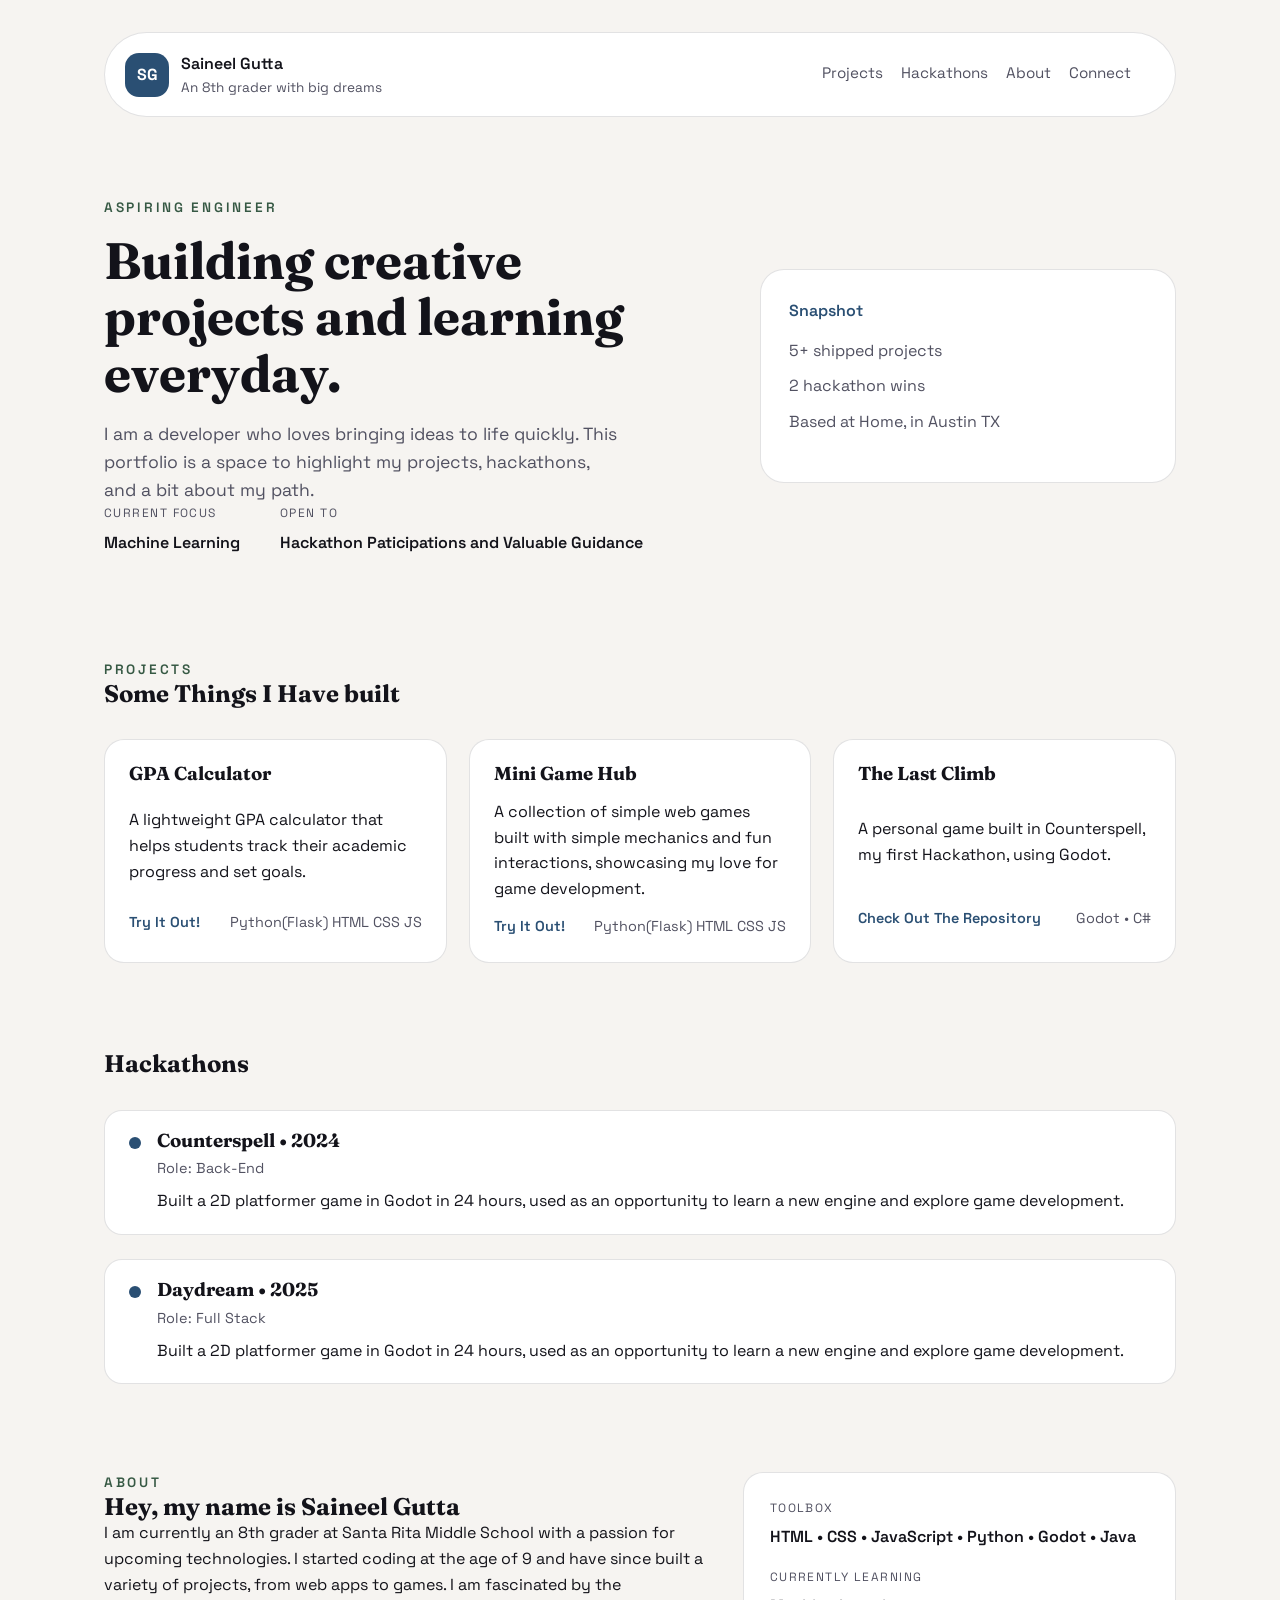
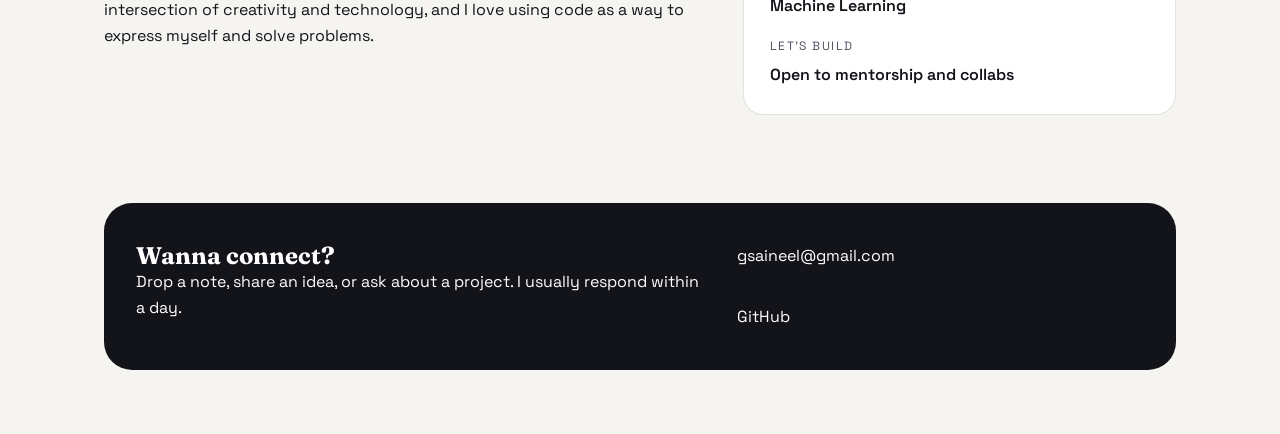
<file: index.html>
<!DOCTYPE html>
<html lang="en">
	<head>
		<meta charset="UTF-8" />
		<meta name="viewport" content="width=device-width, initial-scale=1.0" />
		<title>Portfolio | Saineel Gutta</title>
		<link rel="preconnect" href="https://fonts.googleapis.com" />
		<link rel="preconnect" href="https://fonts.gstatic.com" crossorigin />
		<link
			href="https://fonts.googleapis.com/css2?family=Space+Grotesk:wght@400;500;600;700&family=Fraunces:opsz,wght@9..144,600;9..144,700&display=swap"
			rel="stylesheet"
		/>
		<link rel="stylesheet" href="styles.css" />
	</head>
	<body>
		<div class="wrap">
			<header class="header">
				<div class="logo">
					<span class="logo-mark">SG</span>
					<div>
						<p class="logo-name">Saineel Gutta</p>
						<p class="logo-tag">An 8th grader with big dreams</p>
					</div>
				</div>
				<nav class="nav">
					<a href="#projects">Projects</a>
					<a href="#hackathons">Hackathons</a>
					<a href="#about">About</a>
					<a href="#connect">Connect</a>
				</nav>
			</header>

			<main>
				<section class="intro">
					<div class="intro-text">
						<p class="kicker">Aspiring engineer</p>
						<h1>Building creative projects and learning everyday.</h1>
						<p class="lead">
							I am a developer who loves bringing ideas to life quickly. This portfolio is a
							space to highlight my projects, hackathons, and a bit about my path.
						</p>
						<div class="meta">
							<div>
								<p class="label">Current focus</p>
								<p class="value">Machine Learning</p>
							</div>
							<div>
								<p class="label">Open to</p>
								<p class="value">Hackathon Paticipations and Valuable Guidance</p>
							</div>
						</div>
					</div>
					<div class="side-card">
						<p class="side-title">Snapshot</p>
						<ul>
							<li>5+ shipped projects</li>
							<li>2 hackathon wins</li>
							<li>Based at Home, in Austin TX</li>
						</ul>
					</div>
				</section>

				<section id="projects" class="block">
					<div class="block-head">
						<div>
							<p class="kicker">Projects</p>
							<h2>Some Things I Have built</h2>
						</div>
					</div>
					<div class="grid">
						<article class="card">
							<h3>GPA Calculator</h3>
							<p>
								A lightweight GPA calculator that helps students track their academic progress and set goals.
							</p>
							<div class="card-foot">
								<a href="https://gpa-calc-psi.vercel.app" class="link">Try It Out!</a>
								<span class="stack">Python(Flask) HTML CSS JS</span>
							</div>
						</article>
						<article class="card">
							<h3>Mini Game Hub</h3>
							<p>
								A collection of simple web games built with simple mechanics and fun interactions, showcasing my love for game development.
							</p>
							<div class="card-foot">
								<a href="https://mini-game-hub.vercel.app" class="link">Try It Out!</a>
								<span class="stack">Python(Flask) HTML CSS JS</span>
							</div>
						</article>
						<article class="card">
							<h3>The Last Climb</h3>
							<p>
								A personal game built in Counterspell, my first Hackathon, using Godot.
							</p>
							<div class="card-foot">
								<a href="https://github.com/sgcoder123/The_Last_Climb" class="link">Check Out The Repository</a>
								<span class="stack">Godot • C#</span>
							</div>
						</article>
					</div>
				</section>

				<section id="hackathons" class="block">
					<div class="block-head">
						<div>
							<h2>Hackathons</h2>
						</div>
					</div>
					<div class="list">
						<div class="item">
							<div class="dot"></div>
							<div>
								<h3>Counterspell • 2024</h3>
								<p class="role">Role: Back-End</p>
								<p>
									Built a 2D platformer game in Godot in 24 hours, used as an opportunity to learn a new engine and explore game development.
								</p>
							</div>
						</div>
						<div class="item">
							<div class="dot"></div>
							<div>
								<h3>Daydream • 2025</h3>
								<p class="role">Role: Full Stack</p>
								<p>
									Built a 2D platformer game in Godot in 24 hours, used as an opportunity to learn a new engine and explore game development.
								</p>
							</div>
						</div>
					</div>
				</section>

				<section id="about" class="block two">
					<div>
						<p class="kicker">About</p>
						<h2>Hey, my name is Saineel Gutta</h2>
						<p>
							I am currently an 8th grader at Santa Rita Middle School with a passion for upcoming technologies. I started coding at the age of 9 and have since built a variety of projects, from web apps to games. I am fascinated by the intersection of creativity and technology, and I love using code as a way to express myself and solve problems.
						</p>
					</div>
					<div class="panel">
						<div>
							<p class="label">Toolbox</p>
							<p class="value">HTML • CSS • JavaScript • Python • Godot • Java</p>
						</div>
						<div>
							<p class="label">Currently learning</p>
							<p class="value">Machine Learning</p>
						</div>
						<div>
							<p class="label">Let’s build</p>
							<p class="value">Open to mentorship and collabs</p>
						</div>
					</div>
				</section>
			</main>

			<footer id="connect" class="footer">
				<div>
					<h2>Wanna connect?</h2>
					<p>
						Drop a note, share an idea, or ask about a project. I usually respond within a
						day.
					</p>
				</div>
				<div class="foot-actions">
					<p>gsaineel@gmail.com</p>
					<div class="foot-links"></div>
						<a href="https://github.com/sgcoder123">GitHub</a>
					</div>
				</div>
			</footer>
		</div>
	</body>
</html>
</file>
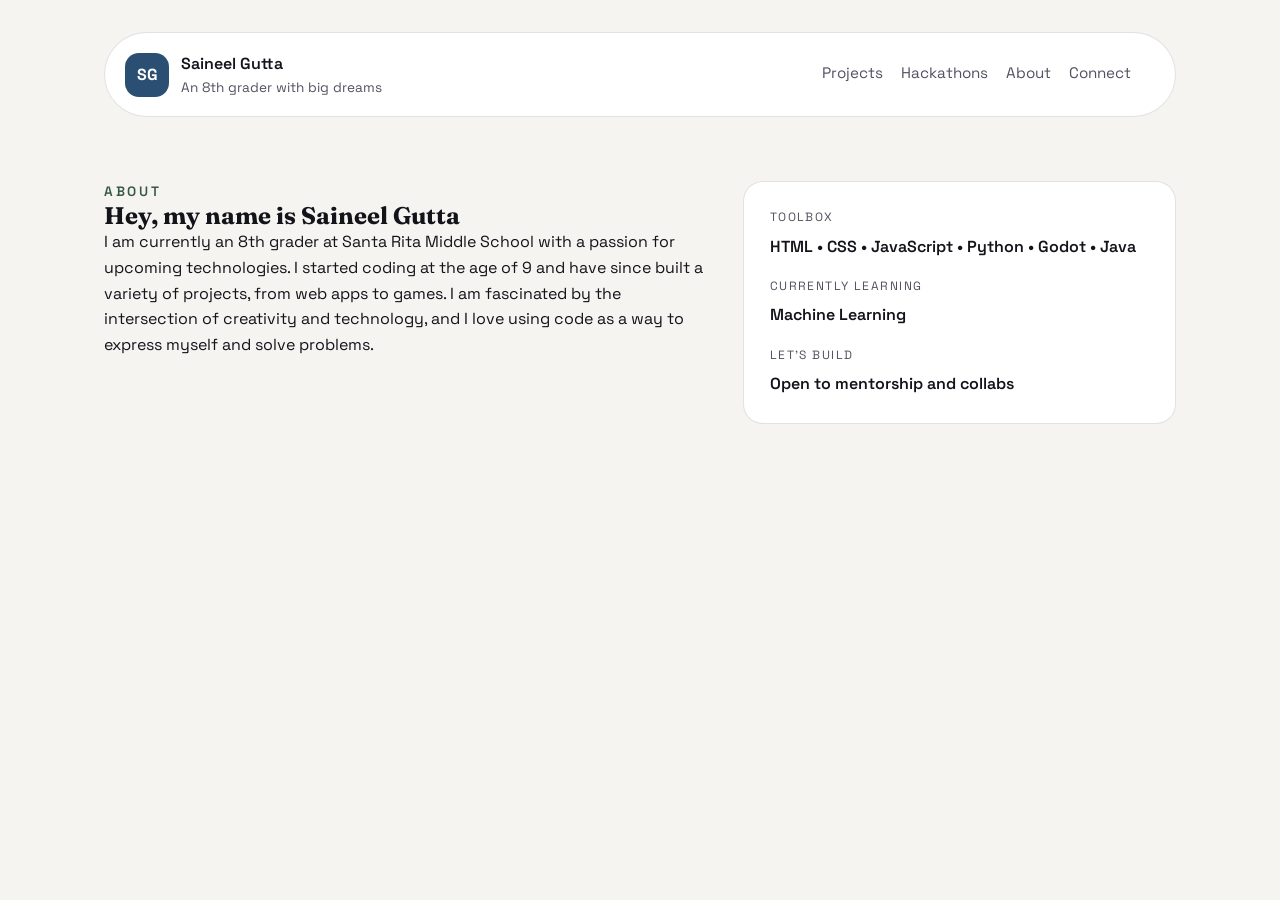
<file: about.html>
<!DOCTYPE html>
<html lang="en">
	<head>
		<meta charset="UTF-8" />
		<meta name="viewport" content="width=device-width, initial-scale=1.0" />
		<title>Portfolio | Saineel Gutta</title>
		<link rel="preconnect" href="https://fonts.googleapis.com" />
		<link rel="preconnect" href="https://fonts.gstatic.com" crossorigin />
		<link
			href="https://fonts.googleapis.com/css2?family=Space+Grotesk:wght@400;500;600;700&family=Fraunces:opsz,wght@9..144,600;9..144,700&display=swap"
			rel="stylesheet"
		/>
		<link rel="stylesheet" href="styles.css" />
	</head>
	<body>
		<div class="wrap">
			<header class="header">
				<div class="logo">
					<span class="logo-mark">SG</span>
					<div>
						<p class="logo-name">Saineel Gutta</p>
						<p class="logo-tag">An 8th grader with big dreams</p>
					</div>
				</div>
				<nav class="nav">
					<a href="projects.html">Projects</a>
					<a href="hackathons.html">Hackathons</a>
					<a href="about.html">About</a>
					<a href="connect.html">Connect</a>
				</nav>
			</header>

			<main>
				<section id="about" class="block two">
					<div>
						<p class="kicker">About</p>
						<h2>Hey, my name is Saineel Gutta</h2>
						<p>
							I am currently an 8th grader at Santa Rita Middle School with a passion for upcoming technologies. I started coding at the age of 9 and have since built a variety of projects, from web apps to games. I am fascinated by the intersection of creativity and technology, and I love using code as a way to express myself and solve problems.
						</p>
					</div>
					<div class="panel">
						<div>
							<p class="label">Toolbox</p>
							<p class="value">HTML • CSS • JavaScript • Python • Godot • Java</p>
						</div>
						<div>
							<p class="label">Currently learning</p>
							<p class="value">Machine Learning</p>
						</div>
						<div>
							<p class="label">Let’s build</p>
							<p class="value">Open to mentorship and collabs</p>
						</div>
					</div>
				</section>
			</main>
		</div>
	</body>
</html>
</file>
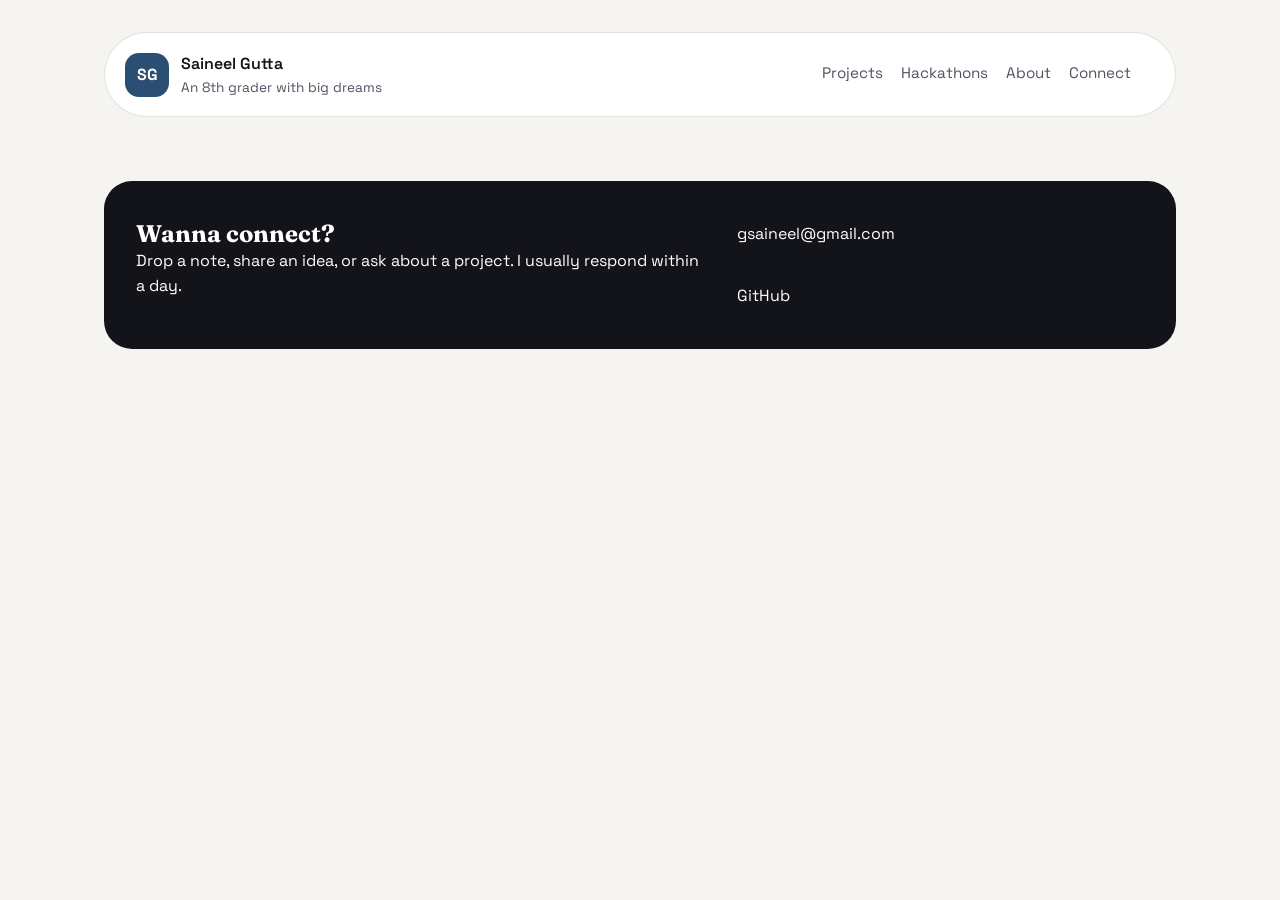
<file: connect.html>
<!DOCTYPE html>
<html lang="en">
	<head>
		<meta charset="UTF-8" />
		<meta name="viewport" content="width=device-width, initial-scale=1.0" />
		<title>Portfolio | Saineel Gutta</title>
		<link rel="preconnect" href="https://fonts.googleapis.com" />
		<link rel="preconnect" href="https://fonts.gstatic.com" crossorigin />
		<link
			href="https://fonts.googleapis.com/css2?family=Space+Grotesk:wght@400;500;600;700&family=Fraunces:opsz,wght@9..144,600;9..144,700&display=swap"
			rel="stylesheet"
		/>
		<link rel="stylesheet" href="styles.css" />
	</head>
	<body>
		<div class="wrap">
			<header class="header">
				<div class="logo">
					<span class="logo-mark">SG</span>
					<div>
						<p class="logo-name">Saineel Gutta</p>
						<p class="logo-tag">An 8th grader with big dreams</p>
					</div>
				</div>
				<nav class="nav">
					<a href="projects.html">Projects</a>
					<a href="hackathons.html">Hackathons</a>
					<a href="about.html">About</a>
					<a href="connect.html">Connect</a>
				</nav>
			</header>

			<main></main>

			<footer id="connect" class="footer">
				<div>
					<h2>Wanna connect?</h2>
					<p>
						Drop a note, share an idea, or ask about a project. I usually respond within a
						day.
					</p>
				</div>
				<div class="foot-actions">
					<p>gsaineel@gmail.com</p>
					<div class="foot-links"></div>
						<a href="https://github.com/sgcoder123">GitHub</a>
					</div>
				</div>
			</footer>
		</div>
	</body>
</html>
</file>
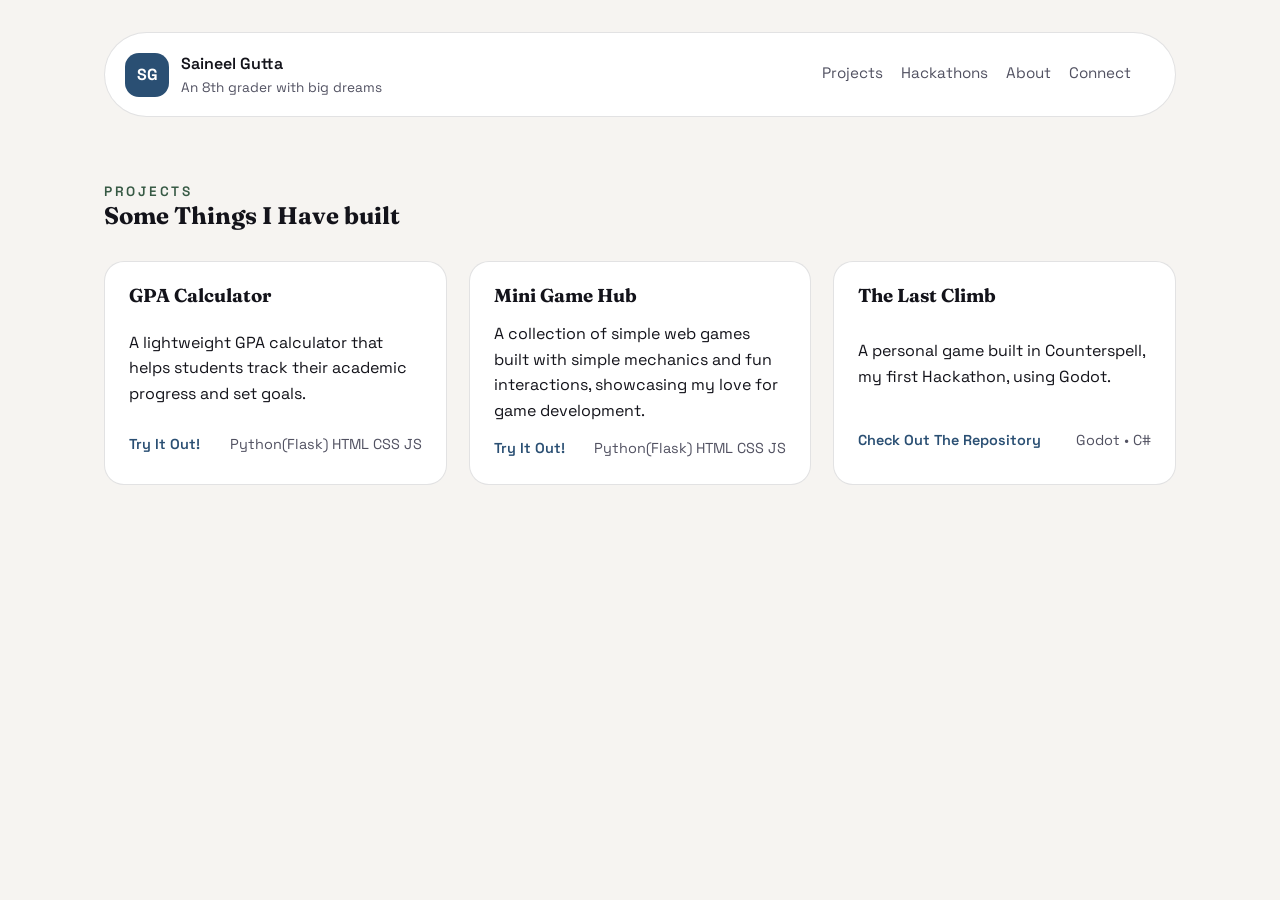
<file: projects.html>
<!DOCTYPE html>
<html lang="en">
	<head>
		<meta charset="UTF-8" />
		<meta name="viewport" content="width=device-width, initial-scale=1.0" />
		<title>Portfolio | Saineel Gutta</title>
		<link rel="preconnect" href="https://fonts.googleapis.com" />
		<link rel="preconnect" href="https://fonts.gstatic.com" crossorigin />
		<link
			href="https://fonts.googleapis.com/css2?family=Space+Grotesk:wght@400;500;600;700&family=Fraunces:opsz,wght@9..144,600;9..144,700&display=swap"
			rel="stylesheet"
		/>
		<link rel="stylesheet" href="styles.css" />
	</head>
	<body>
		<div class="wrap">
			<header class="header">
				<div class="logo">
					<span class="logo-mark">SG</span>
					<div>
						<p class="logo-name">Saineel Gutta</p>
						<p class="logo-tag">An 8th grader with big dreams</p>
					</div>
				</div>
				<nav class="nav">
					<a href="projects.html">Projects</a>
					<a href="hackathons.html">Hackathons</a>
					<a href="about.html">About</a>
					<a href="connect.html">Connect</a>
				</nav>
			</header>

			<main>
				<section id="projects" class="block">
					<div class="block-head">
						<div>
							<p class="kicker">Projects</p>
							<h2>Some Things I Have built</h2>
						</div>
					</div>
					<div class="grid">
						<article class="card">
							<h3>GPA Calculator</h3>
							<p>
								A lightweight GPA calculator that helps students track their academic progress and set goals.
							</p>
							<div class="card-foot">
								<a href="https://gpa-calc-psi.vercel.app" class="link">Try It Out!</a>
								<span class="stack">Python(Flask) HTML CSS JS</span>
							</div>
						</article>
						<article class="card">
							<h3>Mini Game Hub</h3>
							<p>
								A collection of simple web games built with simple mechanics and fun interactions, showcasing my love for game development.
							</p>
							<div class="card-foot">
								<a href="https://mini-game-hub.vercel.app" class="link">Try It Out!</a>
								<span class="stack">Python(Flask) HTML CSS JS</span>
							</div>
						</article>
						<article class="card">
							<h3>The Last Climb</h3>
							<p>
								A personal game built in Counterspell, my first Hackathon, using Godot.
							</p>
							<div class="card-foot">
								<a href="https://github.com/sgcoder123/The_Last_Climb" class="link">Check Out The Repository</a>
								<span class="stack">Godot • C#</span>
							</div>
						</article>
					</div>
				</section>
			</main>
		</div>
	</body>
</html>
</file>
<file: styles.css>
* {
	box-sizing: border-box;
	margin: 0;
	padding: 0;
}

:root {
	color-scheme: light;
	--ink: #13131a;
	--muted: #515161;
	--paper: #f7f4ef;
	--sand: #f1e7d8;
	--sun: #ffb457;
	--ocean: #2a4f73;
	--leaf: #365944;
	--glow: #ffd58f;
	--card: #ffffff;
	--border: rgba(19, 19, 26, 0.12);
	--radius: 24px;
}

body {
	font-family: "Space Grotesk", system-ui, sans-serif;
	background: #f6f4f1;
	color: var(--ink);
	line-height: 1.6;
}

h1,
h2,
h3 {
	font-family: "Fraunces", serif;
	line-height: 1.1;
}

a {
	color: inherit;
	text-decoration: none;
}

.wrap {
	max-width: 1120px;
	margin: 0 auto;
	padding: 32px 24px 64px;
}

.header {
	display: grid;
	grid-template-columns: 1fr auto auto;
	align-items: center;
	gap: 24px;
	padding: 18px 20px;
	border-radius: 999px;
	background: #ffffff;
	border: 1px solid var(--border);
	position: sticky;
	top: 16px;
	z-index: 10;
}

.logo {
	display: flex;
	gap: 12px;
	align-items: center;
}

.logo-mark {
	display: grid;
	place-items: center;
	width: 44px;
	height: 44px;
	border-radius: 14px;
	background: var(--ocean);
	color: #fff;
	font-weight: 700;
}

.logo-name {
	font-weight: 600;
}

.logo-tag {
	font-size: 0.85rem;
	color: var(--muted);
}

.nav {
	display: flex;
	gap: 18px;
	font-size: 0.95rem;
	color: var(--muted);
}

.nav a {
	position: relative;
	padding-bottom: 4px;
}

.nav a::after {
	content: "";
	position: absolute;
	left: 0;
	bottom: 0;
	width: 0;
	height: 2px;
	background: var(--ocean);
}

.nav a:hover::after {
	width: 100%;
}


.intro {
	display: grid;
	grid-template-columns: 1.5fr 1fr;
	gap: 32px;
	padding: 80px 0 40px;
	align-items: center;
}

.kicker {
	font-size: 0.85rem;
	letter-spacing: 0.2em;
	text-transform: uppercase;
	color: var(--leaf);
	font-weight: 600;
}

.intro h1 {
	font-size: clamp(2.8rem, 4vw, 4rem);
	margin: 14px 0 18px;
}

.lead {
	color: var(--muted);
	font-size: 1.1rem;
	max-width: 520px;
}


.meta {
	display: flex;
	gap: 40px;
}

.label {
	text-transform: uppercase;
	font-size: 0.75rem;
	letter-spacing: 0.12em;
	color: var(--muted);
}

.value {
	font-weight: 600;
	margin-top: 6px;
}

.side-card {
	background: #ffffff;
	padding: 28px;
	border-radius: var(--radius);
	border: 1px solid var(--border);
}

.side-title {
	font-weight: 600;
	margin-bottom: 14px;
	color: var(--ocean);
}

.side-card ul {
	list-style: none;
	display: grid;
	gap: 10px;
	margin-bottom: 20px;
	color: var(--muted);
}


.block {
	padding: 64px 0 24px;
}

.block-head {
	display: flex;
	justify-content: space-between;
	gap: 24px;
	align-items: flex-end;
	margin-bottom: 32px;
}


.grid {
	display: grid;
	gap: 22px;
	grid-template-columns: repeat(auto-fit, minmax(240px, 1fr));
}

.card {
	padding: 24px;
	border-radius: 20px;
	background: var(--card);
	border: 1px solid var(--border);
	display: grid;
	gap: 14px;
}

.card:hover {
	background: #fafafa;
}


.card-foot {
	display: flex;
	justify-content: space-between;
	align-items: center;
	font-size: 0.9rem;
	color: var(--muted);
}

.link {
	font-weight: 600;
	color: var(--ocean);
}

.list {
	display: grid;
	gap: 24px;
}

.item {
	display: grid;
	grid-template-columns: auto 1fr;
	gap: 16px;
	align-items: start;
	padding: 20px 24px;
	background: var(--card);
	border-radius: 18px;
	border: 1px solid var(--border);
}

.dot {
	width: 12px;
	height: 12px;
	border-radius: 50%;
	background: var(--ocean);
	margin-top: 6px;
}

.role {
	color: var(--muted);
	font-size: 0.9rem;
	margin: 6px 0 8px;
}

.two {
	display: grid;
	grid-template-columns: 1.4fr 1fr;
	gap: 32px;
	align-items: start;
}

.panel {
	background: #ffffff;
	padding: 26px;
	border-radius: 20px;
	border: 1px solid var(--border);
	display: grid;
	gap: 18px;
}

.footer {
	margin-top: 64px;
	padding: 40px 32px;
	border-radius: 28px;
	background: var(--ink);
	color: #fff;
	display: grid;
	grid-template-columns: 1.4fr 1fr;
	gap: 32px;
}

.foot-actions {
	display: grid;
	gap: 18px;
}

.foot-links {
	display: flex;
	gap: 16px;
	font-size: 0.95rem;
	color: rgba(255, 255, 255, 0.7);
}

.foot-links a:hover {
	color: #fff;
}

.img {
  width: 90%;
  height: auto;
}

@media (max-width: 900px) {
	.header {
		grid-template-columns: 1fr;
		justify-items: start;
		border-radius: 24px;
	}

	.nav {
		flex-wrap: wrap;
	}

	.intro,
	.two,
	.footer {
		grid-template-columns: 1fr;
	}

	.meta {
		flex-direction: column;
		gap: 16px;
	}
}

@media (max-width: 600px) {
	.wrap {
		padding: 24px 16px 48px;
	}

	.intro {
		padding-top: 48px;
	}

	.block-head {
		flex-direction: column;
		align-items: flex-start;
	}

}
</file>
